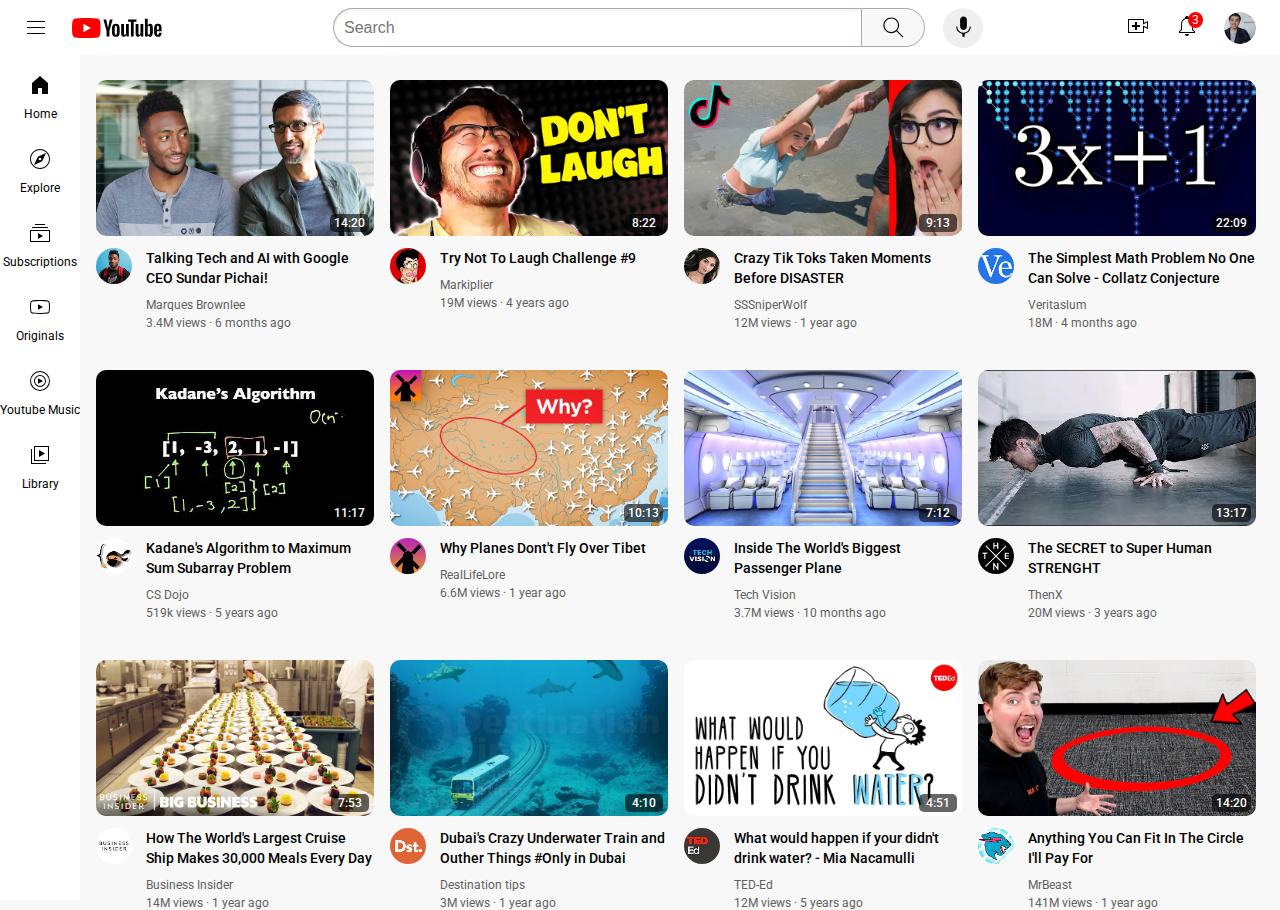
<file: index.html>
<!DOCTYPE html>
<html>
    <head>
        <link rel="preconnect" href="https://fonts.googleapis.com">
<link rel="preconnect" href="https://fonts.gstatic.com" crossorigin>
<link href="https://fonts.googleapis.com/css2?family=Roboto:wght@400;500;700&display=swap" rel="stylesheet">


        <title> YouTube.com</title>

        <link rel="stylesheet" href="Css/general.css">
        <link rel="stylesheet" href="Css/header.css">
        <link rel="stylesheet" href="Css/video.css">
        <link rel="stylesheet" href="Css/sidebar.css">
    </head>
    <body>
        <div class="Header">
            <div class ="sidebar">
                <div class = "sidebar-link">
                    <img  src="sidebar-icons/home.svg">
                    <div>Home</div>
                </div>
                <div class = "sidebar-link">
                    <img  src="sidebar-icons/explore.svg">
                    <div>Explore</div>
                </div>
                <div class = "sidebar-link">
                    <img  src="sidebar-icons/subscriptions.svg">
                    <div>Subscriptions</div>
                </div>
                <div class = "sidebar-link">
                    <img  src="sidebar-icons/originals.svg">
                    <div>Originals</div>
                </div>
                <div class = "sidebar-link">
                    <img  src="sidebar-icons/youtube-music.svg">
                    <div>Youtube Music</div>
                </div>
                <div class = "sidebar-link">
                    <img src="sidebar-icons/library.svg">
                    <div>Library</div>
                </div>
            </div>
        <div class="left-section">
            <img class= "hamburger-menu" src="icons/hamburger-menu.svg">
            <img class= "youtube-logo" src="icons/youtube-logo.svg">
        </div>

        <div class="middle-section">
            <input class="SEARCH-BOX" type="search" placeholder="Search">
            <button class="search-button">
                <img  class="search-icon" src="icons/search.svg">
            </button>
            <button class="voice-search-button">
                <img  class= "voice-search-icon" src="icons/voice-search-icon.svg">
            </button>
        </div>

        <div class="right-section">
            <button class = "upload-button">
                <img class = "upload-icon" src="icons/upload.svg">
            </button>

            <button class = "notifications-button">
                <div class="notifications-icon-container">
                <img class="notifications-icon" src="icons/notifications.svg">
                <div class ="notifications-count">3</div>
            </div>
            </button>

            <button class = "user-profile-picture">
                <img class = "user-profile-icon" src="channel/my-channel.jpeg">
            </button>

        </div>
    </div>
        <div class="video-grid">
            <div class="video-preview">
                <div class="thumbnail-row">
                <img  class= "thumbnail" src="thumbnails/thumbnail-1 (1).webp">
                <div class="video-time">
                    14:20
                </div>
            </div>
                <div class="video-class-grid">
                    <div class="channel-picture">
                    <img  class="profile-picture" src="channel/channel-1.jpeg">
                    </div>
                    <div class="channel-text">
                                    <p class = "video-title">
                        Talking Tech and AI with Google CEO Sundar Pichai!
                    </p>
            
                    <p class = "video-author">
                        Marques Brownlee
                    </p>
            
                    <p class = "video-stats">
                        3.4M views &middot; 6 months ago
                    </p>
                    </div>
                </div>    
            </div>
    
            
            <div class="video-preview">
                <div class="thumbnail-row">
                    <img  class= "thumbnail" src="thumbnails/thumbnail-2.webp">
                    <div class = "video-time">
                        8:22
                    </div>
                </div>
                <div class="video-class-grid">
                    <div class="channel-picture">
                        <img  class="profile-picture" src="channel/channel-2.jpeg">
                    </div>
                        <div class="channel-text">
                         <p class = "video-title">
                            Try Not To Laugh Challenge #9 
                        </p>
                
                        <p class = "video-author">
                            Markiplier
                        </p>
                
                        <p class = "video-stats">
                            19M views &middot; 4 years ago
                        </p>
                        </div>
                    </div>    
                </div>
    
                <div class="video-preview">
                    <div class="thumbnail-row">
                    <img  class= "thumbnail" src="thumbnails/thumbnail-3.webp">
                    <div class="video-time">
                        9:13
                    </div>
                </div>
                    <div class="video-class-grid">
                        <div class="channel-picture">
                        <img  class="profile-picture" src="channel/channel-3.jpeg">
                        </div>
                        <div class="channel-text">
                                        <p class = "video-title">
                           Crazy Tik Toks Taken Moments Before DISASTER
                        </p>
                
                        <p class = "video-author">
                            SSSniperWolf
                        </p>
                
                        <p class = "video-stats">
                            12M views &middot; 1 year ago
                        </p>
                        </div>
                    </div>    
                </div>
        
                
                <div class="video-preview">
                    <div class="thumbnail-row">
                        <img  class= "thumbnail" src="thumbnails/thumbnail-4.webp">
                        <div class="video-time">
                            22:09
                        </div>
                    </div>
                    <div class="video-class-grid">
                        <div class="channel-picture">
                            <img  class="profile-picture" src="channel/channel-4.jpeg">
                        </div>
                            <div class="channel-text">
                             <p class = "video-title">
                                The Simplest Math Problem No One Can Solve - Collatz Conjecture
                            </p>
                    
                            <p class = "video-author">
                                Veritaslum
                            </p>
                    
                            <p class = "video-stats">
                                18M &middot; 4 months ago
                            </p>
                            </div>
                        </div>    
                    </div>
    
                    <div class="video-preview">
                        <div class="thumbnail-row">
                        <img  class= "thumbnail" src="thumbnails/thumbnail-5.webp">
                        <div class="video-time">
                            11:17
                        </div>
                    </div>
                        <div class="video-class-grid">
                            <div class="channel-picture">
                            <img  class="profile-picture" src="channel/channel-5.jpeg">
                            </div>
                            <div class="channel-text">
                                            <p class = "video-title">
                                Kadane's Algorithm to Maximum Sum Subarray Problem
                            </p>
                    
                            <p class = "video-author">
                                CS Dojo
                            </p>
                    
                            <p class = "video-stats">
                                519k views &middot; 5 years ago
                            </p>
                            </div>
                        </div>    
                    </div>
            
                    
                    <div class="video-preview">
                        <div class="thumbnail-row">
                            <img  class= "thumbnail" src="thumbnails/thumbnail-7.webp">
                            <div class="video-time">
                                10:13
                            </div>
                        </div>
                        <div class="video-class-grid">
                            <div class="channel-picture">
                                <img  class="profile-picture" src="channel/channel-7.jpeg">
                            </div>
                                <div class="channel-text">
                                 <p class = "video-title">
                                    Why Planes Dont't Fly Over Tibet
                                </p>
                        
                                <p class = "video-author">
                                    RealLifeLore
                                </p>
                        
                                <p class = "video-stats">
                                    6.6M views &middot; 1 year ago
                                </p>
                                </div>
                            </div>    
                        </div>

                        <div class="video-preview">
                            <div class="thumbnail-row">
                                <img  class= "thumbnail" src="thumbnails/thumbnail-8.webp">
                                <div class="video-time">
                                    7:12
                                </div>
                            </div>
                            <div class="video-class-grid">
                                <div class="channel-picture">
                                    <img  class="profile-picture" src="channel/channel-8.jpeg">
                                </div>
                                    <div class="channel-text">
                                     <p class = "video-title">
                                        Inside The World's Biggest Passenger Plane 
                                    </p>
                            
                                    <p class = "video-author">
                                        Tech Vision
                                    </p>
                            
                                    <p class = "video-stats">
                                        3.7M views &middot; 10 months ago
                                    </p>
                                    </div>
                                </div>    
                            </div>

                            <div class="video-preview">
                                <div class="thumbnail-row">
                                    <img  class= "thumbnail" src="thumbnails/thumbnail-9.webp">
                                    <div class="video-time">
                                        13:17
                                    </div>
                                </div>
                                <div class="video-class-grid">
                                    <div class="channel-picture">
                                        <img  class="profile-picture" src="channel/channel-9.jpeg">
                                    </div>
                                        <div class="channel-text">
                                         <p class = "video-title">
                                            The SECRET to Super Human STRENGHT
                                        </p>
                                
                                        <p class = "video-author">
                                            ThenX
                                        </p>
                                
                                        <p class = "video-stats">
                                            20M views &middot; 3 years ago
                                        </p>
                                        </div>
                                    </div>    
                                </div>

                                <div class="video-preview">
                                    <div class="thumbnail-row">
                                        <img  class= "thumbnail" src="thumbnails/thumbnail-10.webp">
                                        <div class="video-time">
                                            7:53
                                        </div>
                                    </div>
                                    <div class="video-class-grid">
                                        <div class="channel-picture">
                                            <img  class="profile-picture" src="channel/channel-10.jpeg">
                                        </div>
                                            <div class="channel-text">
                                             <p class = "video-title">
                                                How The World's Largest Cruise Ship Makes 30,000 Meals Every Day
                                            </p>
                                    
                                            <p class = "video-author">
                                                Business Insider
                                            </p>
                                    
                                            <p class = "video-stats">
                                                14M views &middot; 1 year ago
                                            </p>
                                            </div>
                                        </div>    
                                    </div>

                                    <div class="video-preview">
                                        <div class="thumbnail-row">
                                            <img  class= "thumbnail" src="thumbnails/thumbnail-11.webp">
                                            <div class="video-time">
                                                4:10
                                            </div>
                                        </div>
                                        <div class="video-class-grid">
                                            <div class="channel-picture">
                                                <img  class="profile-picture" src="channel/channel-11.jpeg">
                                            </div>
                                                <div class="channel-text">
                                                 <p class = "video-title">
                                                    Dubai's Crazy Underwater Train and Outher Things #Only in Dubai
                                                </p>
                                        
                                                <p class = "video-author">
                                                    Destination tips 
                                                </p>
                                        
                                                <p class = "video-stats">
                                                    3M views &middot; 1 year ago
                                                </p>
                                                </div>
                                            </div>    
                                        </div>

                                        <div class="video-preview">
                                            <div class="thumbnail-row">
                                                <img  class= "thumbnail" src="thumbnails/thumbnail-12.webp">
                                                <div class="video-time">
                                                    4:51
                                                </div>
                                            </div>
                                            <div class="video-class-grid">
                                                <div class="channel-picture">
                                                    <img  class="profile-picture" src="channel/channel-12.jpeg">
                                                </div>
                                                    <div class="channel-text">
                                                     <p class = "video-title">
                                                        What would happen if your didn't drink water? - Mia Nacamulli
                                                    </p>
                                            
                                                    <p class = "video-author">
                                                        TED-Ed
                                                    </p>
                                            
                                                    <p class = "video-stats">
                                                        12M views &middot; 5 years ago
                                                    </p>
                                                    </div>
                                                </div>    
                                            </div>

                                            <div class="video-preview">
                                                <div class="thumbnail-row">
                                                    <img  class= "thumbnail" src="thumbnails/thumbnail-6.webp">
                                                    <div class="video-time">
                                                        14:20
                                                    </div>
                                                </div>
                                                <div class="video-class-grid">
                                                    <div class="channel-picture">
                                                        <img  class="profile-picture" src="channel/channel-6.jpeg">
                                                    </div>
                                                        <div class="channel-text">
                                                         <p class = "video-title">
                                                            Anything You Can Fit In The Circle I'll Pay For
                                                        </p>
                                                
                                                        <p class = "video-author">
                                                            MrBeast
                                                        </p>
                                                
                                                        <p class = "video-stats">
                                                            141M views &middot; 1 year ago
                                                        </p>
                                                        </div>
                                                    </div>    
                                    </div>
        </div>
        
    </body>
</html>
</file>
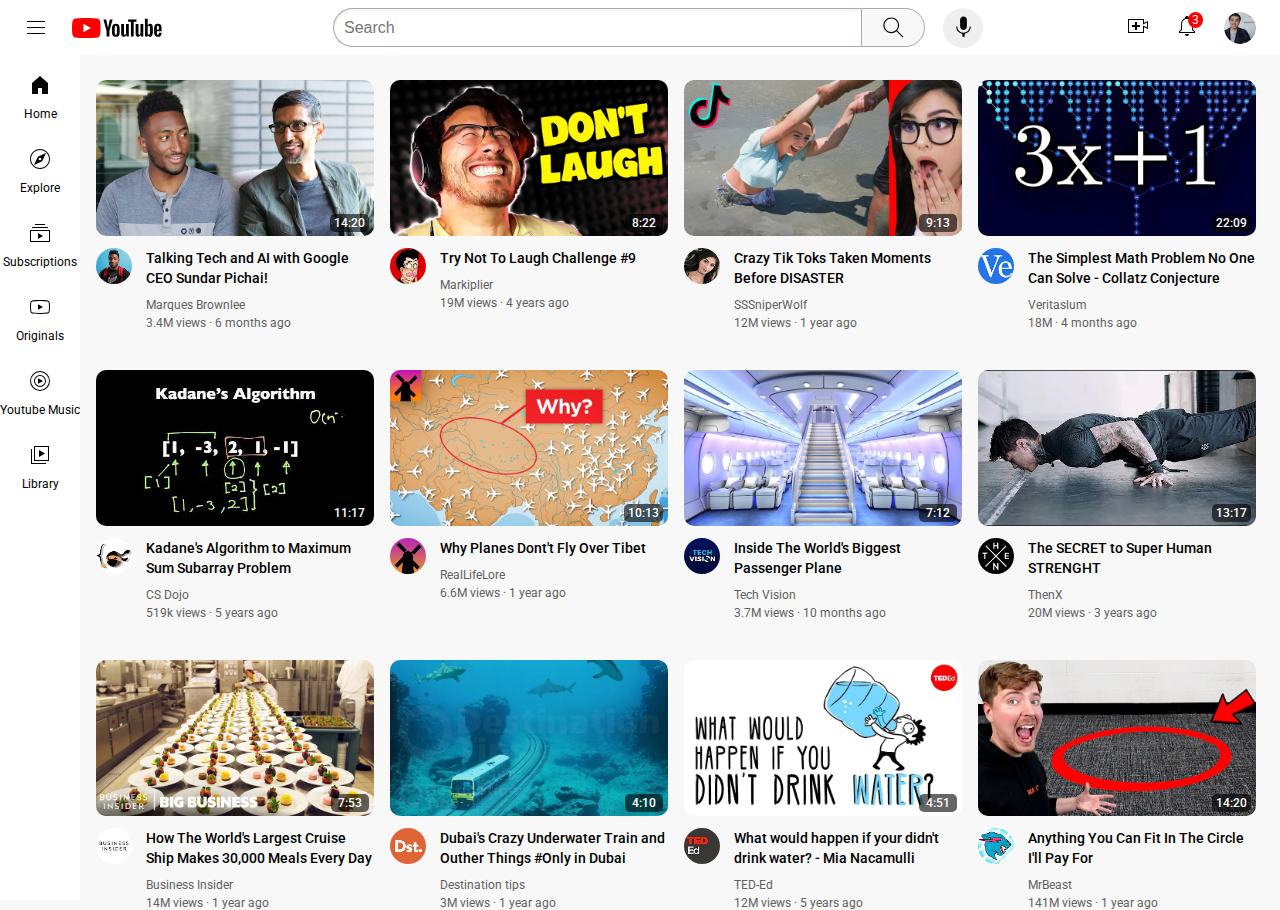
<file: youtube.html>
<!DOCTYPE html>
<html>
    <head>
        <link rel="preconnect" href="https://fonts.googleapis.com">
<link rel="preconnect" href="https://fonts.gstatic.com" crossorigin>
<link href="https://fonts.googleapis.com/css2?family=Roboto:wght@400;500;700&display=swap" rel="stylesheet">


        <title> YouTube.com</title>

        <link rel="stylesheet" href="Css/general.css">
        <link rel="stylesheet" href="Css/header.css">
        <link rel="stylesheet" href="Css/video.css">
        <link rel="stylesheet" href="Css/sidebar.css">
    </head>
    <body>
        <div class="Header">
            <div class ="sidebar">
                <div class = "sidebar-link">
                    <img  src="sidebar-icons/home.svg">
                    <div>Home</div>
                </div>
                <div class = "sidebar-link">
                    <img  src="sidebar-icons/explore.svg">
                    <div>Explore</div>
                </div>
                <div class = "sidebar-link">
                    <img  src="sidebar-icons/subscriptions.svg">
                    <div>Subscriptions</div>
                </div>
                <div class = "sidebar-link">
                    <img  src="sidebar-icons/originals.svg">
                    <div>Originals</div>
                </div>
                <div class = "sidebar-link">
                    <img  src="sidebar-icons/youtube-music.svg">
                    <div>Youtube Music</div>
                </div>
                <div class = "sidebar-link">
                    <img src="sidebar-icons/library.svg">
                    <div>Library</div>
                </div>
            </div>
        <div class="left-section">
            <img class= "hamburger-menu" src="icons/hamburger-menu.svg">
            <img class= "youtube-logo" src="icons/youtube-logo.svg">
        </div>

        <div class="middle-section">
            <input class="SEARCH-BOX" type="search" placeholder="Search">
            <button class="search-button">
                <img  class="search-icon" src="icons/search.svg">
            </button>
            <button class="voice-search-button">
                <img  class= "voice-search-icon" src="icons/voice-search-icon.svg">
            </button>
        </div>

        <div class="right-section">
            <button class = "upload-button">
                <img class = "upload-icon" src="icons/upload.svg">
            </button>

            <button class = "notifications-button">
                <div class="notifications-icon-container">
                <img class="notifications-icon" src="icons/notifications.svg">
                <div class ="notifications-count">3</div>
            </div>
            </button>

            <button class = "user-profile-picture">
                <img class = "user-profile-icon" src="channel/my-channel.jpeg">
            </button>

        </div>
    </div>
        <div class="video-grid">
            <div class="video-preview">
                <div class="thumbnail-row">
                <img  class= "thumbnail" src="thumbnails/thumbnail-1 (1).webp">
                <div class="video-time">
                    14:20
                </div>
            </div>
                <div class="video-class-grid">
                    <div class="channel-picture">
                    <img  class="profile-picture" src="channel/channel-1.jpeg">
                    </div>
                    <div class="channel-text">
                                    <p class = "video-title">
                        Talking Tech and AI with Google CEO Sundar Pichai!
                    </p>
            
                    <p class = "video-author">
                        Marques Brownlee
                    </p>
            
                    <p class = "video-stats">
                        3.4M views &middot; 6 months ago
                    </p>
                    </div>
                </div>    
            </div>
    
            
            <div class="video-preview">
                <div class="thumbnail-row">
                    <img  class= "thumbnail" src="thumbnails/thumbnail-2.webp">
                    <div class = "video-time">
                        8:22
                    </div>
                </div>
                <div class="video-class-grid">
                    <div class="channel-picture">
                        <img  class="profile-picture" src="channel/channel-2.jpeg">
                    </div>
                        <div class="channel-text">
                         <p class = "video-title">
                            Try Not To Laugh Challenge #9 
                        </p>
                
                        <p class = "video-author">
                            Markiplier
                        </p>
                
                        <p class = "video-stats">
                            19M views &middot; 4 years ago
                        </p>
                        </div>
                    </div>    
                </div>
    
                <div class="video-preview">
                    <div class="thumbnail-row">
                    <img  class= "thumbnail" src="thumbnails/thumbnail-3.webp">
                    <div class="video-time">
                        9:13
                    </div>
                </div>
                    <div class="video-class-grid">
                        <div class="channel-picture">
                        <img  class="profile-picture" src="channel/channel-3.jpeg">
                        </div>
                        <div class="channel-text">
                                        <p class = "video-title">
                           Crazy Tik Toks Taken Moments Before DISASTER
                        </p>
                
                        <p class = "video-author">
                            SSSniperWolf
                        </p>
                
                        <p class = "video-stats">
                            12M views &middot; 1 year ago
                        </p>
                        </div>
                    </div>    
                </div>
        
                
                <div class="video-preview">
                    <div class="thumbnail-row">
                        <img  class= "thumbnail" src="thumbnails/thumbnail-4.webp">
                        <div class="video-time">
                            22:09
                        </div>
                    </div>
                    <div class="video-class-grid">
                        <div class="channel-picture">
                            <img  class="profile-picture" src="channel/channel-4.jpeg">
                        </div>
                            <div class="channel-text">
                             <p class = "video-title">
                                The Simplest Math Problem No One Can Solve - Collatz Conjecture
                            </p>
                    
                            <p class = "video-author">
                                Veritaslum
                            </p>
                    
                            <p class = "video-stats">
                                18M &middot; 4 months ago
                            </p>
                            </div>
                        </div>    
                    </div>
    
                    <div class="video-preview">
                        <div class="thumbnail-row">
                        <img  class= "thumbnail" src="thumbnails/thumbnail-5.webp">
                        <div class="video-time">
                            11:17
                        </div>
                    </div>
                        <div class="video-class-grid">
                            <div class="channel-picture">
                            <img  class="profile-picture" src="channel/channel-5.jpeg">
                            </div>
                            <div class="channel-text">
                                            <p class = "video-title">
                                Kadane's Algorithm to Maximum Sum Subarray Problem
                            </p>
                    
                            <p class = "video-author">
                                CS Dojo
                            </p>
                    
                            <p class = "video-stats">
                                519k views &middot; 5 years ago
                            </p>
                            </div>
                        </div>    
                    </div>
            
                    
                    <div class="video-preview">
                        <div class="thumbnail-row">
                            <img  class= "thumbnail" src="thumbnails/thumbnail-7.webp">
                            <div class="video-time">
                                10:13
                            </div>
                        </div>
                        <div class="video-class-grid">
                            <div class="channel-picture">
                                <img  class="profile-picture" src="channel/channel-7.jpeg">
                            </div>
                                <div class="channel-text">
                                 <p class = "video-title">
                                    Why Planes Dont't Fly Over Tibet
                                </p>
                        
                                <p class = "video-author">
                                    RealLifeLore
                                </p>
                        
                                <p class = "video-stats">
                                    6.6M views &middot; 1 year ago
                                </p>
                                </div>
                            </div>    
                        </div>

                        <div class="video-preview">
                            <div class="thumbnail-row">
                                <img  class= "thumbnail" src="thumbnails/thumbnail-8.webp">
                                <div class="video-time">
                                    7:12
                                </div>
                            </div>
                            <div class="video-class-grid">
                                <div class="channel-picture">
                                    <img  class="profile-picture" src="channel/channel-8.jpeg">
                                </div>
                                    <div class="channel-text">
                                     <p class = "video-title">
                                        Inside The World's Biggest Passenger Plane 
                                    </p>
                            
                                    <p class = "video-author">
                                        Tech Vision
                                    </p>
                            
                                    <p class = "video-stats">
                                        3.7M views &middot; 10 months ago
                                    </p>
                                    </div>
                                </div>    
                            </div>

                            <div class="video-preview">
                                <div class="thumbnail-row">
                                    <img  class= "thumbnail" src="thumbnails/thumbnail-9.webp">
                                    <div class="video-time">
                                        13:17
                                    </div>
                                </div>
                                <div class="video-class-grid">
                                    <div class="channel-picture">
                                        <img  class="profile-picture" src="channel/channel-9.jpeg">
                                    </div>
                                        <div class="channel-text">
                                         <p class = "video-title">
                                            The SECRET to Super Human STRENGHT
                                        </p>
                                
                                        <p class = "video-author">
                                            ThenX
                                        </p>
                                
                                        <p class = "video-stats">
                                            20M views &middot; 3 years ago
                                        </p>
                                        </div>
                                    </div>    
                                </div>

                                <div class="video-preview">
                                    <div class="thumbnail-row">
                                        <img  class= "thumbnail" src="thumbnails/thumbnail-10.webp">
                                        <div class="video-time">
                                            7:53
                                        </div>
                                    </div>
                                    <div class="video-class-grid">
                                        <div class="channel-picture">
                                            <img  class="profile-picture" src="channel/channel-10.jpeg">
                                        </div>
                                            <div class="channel-text">
                                             <p class = "video-title">
                                                How The World's Largest Cruise Ship Makes 30,000 Meals Every Day
                                            </p>
                                    
                                            <p class = "video-author">
                                                Business Insider
                                            </p>
                                    
                                            <p class = "video-stats">
                                                14M views &middot; 1 year ago
                                            </p>
                                            </div>
                                        </div>    
                                    </div>

                                    <div class="video-preview">
                                        <div class="thumbnail-row">
                                            <img  class= "thumbnail" src="thumbnails/thumbnail-11.webp">
                                            <div class="video-time">
                                                4:10
                                            </div>
                                        </div>
                                        <div class="video-class-grid">
                                            <div class="channel-picture">
                                                <img  class="profile-picture" src="channel/channel-11.jpeg">
                                            </div>
                                                <div class="channel-text">
                                                 <p class = "video-title">
                                                    Dubai's Crazy Underwater Train and Outher Things #Only in Dubai
                                                </p>
                                        
                                                <p class = "video-author">
                                                    Destination tips 
                                                </p>
                                        
                                                <p class = "video-stats">
                                                    3M views &middot; 1 year ago
                                                </p>
                                                </div>
                                            </div>    
                                        </div>

                                        <div class="video-preview">
                                            <div class="thumbnail-row">
                                                <img  class= "thumbnail" src="thumbnails/thumbnail-12.webp">
                                                <div class="video-time">
                                                    4:51
                                                </div>
                                            </div>
                                            <div class="video-class-grid">
                                                <div class="channel-picture">
                                                    <img  class="profile-picture" src="channel/channel-12.jpeg">
                                                </div>
                                                    <div class="channel-text">
                                                     <p class = "video-title">
                                                        What would happen if your didn't drink water? - Mia Nacamulli
                                                    </p>
                                            
                                                    <p class = "video-author">
                                                        TED-Ed
                                                    </p>
                                            
                                                    <p class = "video-stats">
                                                        12M views &middot; 5 years ago
                                                    </p>
                                                    </div>
                                                </div>    
                                            </div>

                                            <div class="video-preview">
                                                <div class="thumbnail-row">
                                                    <img  class= "thumbnail" src="thumbnails/thumbnail-6.webp">
                                                    <div class="video-time">
                                                        14:20
                                                    </div>
                                                </div>
                                                <div class="video-class-grid">
                                                    <div class="channel-picture">
                                                        <img  class="profile-picture" src="channel/channel-6.jpeg">
                                                    </div>
                                                        <div class="channel-text">
                                                         <p class = "video-title">
                                                            Anything You Can Fit In The Circle I'll Pay For
                                                        </p>
                                                
                                                        <p class = "video-author">
                                                            MrBeast
                                                        </p>
                                                
                                                        <p class = "video-stats">
                                                            141M views &middot; 1 year ago
                                                        </p>
                                                        </div>
                                                    </div>    
                                    </div>
        </div>
        
    </body>
</html>
</file>
<file: Css/general.css>
p {
    font-family: Roboto, Arial;
    margin-top: 0px;
    margin-bottom: 0px;
}

body {
    margin: 0;
    padding-top: 80px;
    padding-left: 96px;
    padding-right: 24px;
    background-color: rgb(248,248,248)
}
</file>
<file: Css/header.css>
.Header {
    height: 55px;
    background-color: white;
    display: flex;
    flex-direction: row;
    justify-content: space-between;
    position: fixed;
    top: 0px;
    left: 0px;
    right: 0px;
    background-color: white;
    border-bottom-width: 1px;
    z-index: 10;
}

.left-section {
    align-items: center;
    display: flex;
    flex-shrink: 0;
}

.middle-section {
    flex: 1;
    margin-left: 70px;
    margin-right: 35px;
    max-width: 650px;
    display: flex;
    align-items: center;
}

.right-section {
    align-items: center;
    display: flex;
    width: 156px;
    flex-shrink: 0;
    padding-right: 5px;
}

.SEARCH-BOX {
    flex: 1;
    height: 38.7px;
    padding-left: 10px;
    font-size: 16px;
    border-width: 1px;
    border-style: solid;
    border-color: rgb(177, 165, 165);
    border-right: none; /* Remove the right border to eliminate space */
    border-bottom-left-radius: 20px;
    border-top-left-radius: 20px;
    box-shadow: inset 1px 2px 3px rgba(0, 0, 0, 0.05);
    width: 400px;
    cursor: text;
    width: 0;
}

.search-button {
    height: 38.7px;
    width: 64px; /* Adjusted to fit the icon */
    margin: 0; /* Remove any margin */
    border-top-right-radius: 20px;
    border-bottom-right-radius: 20px;
    border-width: 1px;
    border-style: solid;
    border-color: rgb(177, 165, 165);
    background-color: white; /* Match the background to the input */
    display: flex;
    align-items: center;
    justify-content: center;
    background-color: rgb(248, 248, 248);
    cursor: pointer;
}


.search-icon {
    height: 27px;
    margin: 0; /* Ensure there's no extra margin */
}


.voice-search-button {
    height: 40px;
    width: 40px;
    border-radius: 50%;
    border: none;
    margin-left: 18px;
    cursor: pointer;
}

.voice-search-icon {
    height: 27px;
    margin: 0;
}

.upload-button {
    height: 40px;
    width: 40px;
    border: none;
    background-color: white;
    border-radius: 50%;
    cursor: pointer;
}

.upload-icon {
    height: 24px;
    width: 24px;
}

.upload-button:hover {
    background-color:   rgba(0, 0, 0, 0.2);
}

.notifications-button {
    height: 40px;
    width: 40px;
    border: none;
    background-color: white;
    border-radius: 50%;
    margin-left: 12px;
    cursor: pointer;

}

.notifications-icon {
    height: 24px;
    width: 24px;
}

.notifications-button:hover {
    background-color:   rgba(0, 0, 0, 0.2);
}

.user-profile-picture {
    height: 40px;
    width: 76px;
    padding: 0;
    margin: 0;
    border: none;
    background-color: transparent; /* Make sure the button background is transparent */
    display: flex;
    align-items: center;
    justify-content: center;
    border-radius: 50%; /* Round the button itself */
    cursor: pointer;
    
}



.user-profile-icon {
    height: 32px;
    width: 32px;
    border-radius: 50%; /* Make the image itself round */
    object-fit: cover; /* Ensure the image covers the full area */
}

.notifications-icon-container {
    position: relative;
}

.notifications-count {
    position: absolute;
    top: -2px;
    right: -3px;
    background-color: red;
    color: white;
    font-family: Roboto, Arial;
    font-size: 12px;
    padding-left: 4px;
    padding-right: 4px;
    padding-top: 1px;
    padding-bottom: 1px;
    border-radius: 50%;
}
</file>
<file: Css/video.css>
.thumbnail {
    width: 100%;
    border-radius: 10px;
    cursor: pointer;
}

.hamburger-menu {
    height: 24px;
    margin-left: 24px;
    margin-right: 24px;
}

.youtube-logo {
    height: 20px;
}

.video-title {
    margin-top: 0;
    font-size: 14px;
    font-weight: 500;
    line-height: 20px;
    margin-bottom: 10px;
}

.video-stats,
.video-author {
    font-size: 12px;
    color: rgb(96,96,96);
}

.video-author {
    margin-bottom: 4px;
}

.video-class-grid {
    display: grid;
    grid-template-columns: 50px 1fr;
}

.profile-picture {
    width: 36px;
    border-radius: 50px;
}

.thumbnail-row {
    margin-bottom: 8px;
    row-gap: 40px;
    position: relative;
}

.video-grid {
    display: grid;
    grid-template-columns: 1fr 1fr 1fr;
    column-gap: 16px;
    row-gap: 40px;
    font-family: Roboto, Arial, sans-serif; 
}


    @media (max-width: 750px) {
        .video-grid {
            grid-template-columns: 1fr 1fr;
        }
    }

    @media (min-width: 1000px) {
        .video-grid {
            grid-template-columns: 1fr 1fr 1fr 1fr;
        }
    }
        
    
    



.video-time {
    background-color:  rgba(0,0,0,0.6);
    color: white;
    position: absolute;
    bottom: 8px;
    right: 5px;
    border-radius: 5px;
    font-size: 12px;
    font-weight: 500;
    padding: 2px 4px; 
    text-align: center; 
    width: auto; 
    min-width: 30px; 
    display: flex; 
    justify-content: center; 
    align-items: center; 
}
</file>
<file: Css/sidebar.css>
.sidebar {
    position: fixed;
    left: 0;
    bottom: 0;
    top: 55px;
    width: 80px;
    background-color: white;
    z-index: 11;
    padding-top: 5px;
}



.sidebar-link {
    height: 74px;
    display: flex;
    justify-content: center;
    align-items: center;
    flex-direction: column;
}


.sidebar-link:hover {
    background-color: rgba(0,0,0,0.2);

}

.sidebar-link img {
    height: 24px;
}

.sidebar-link div {
    font-family: Roboto,Arial;
    font-size:  12px;
    padding-top: 10px;
}
</file>
